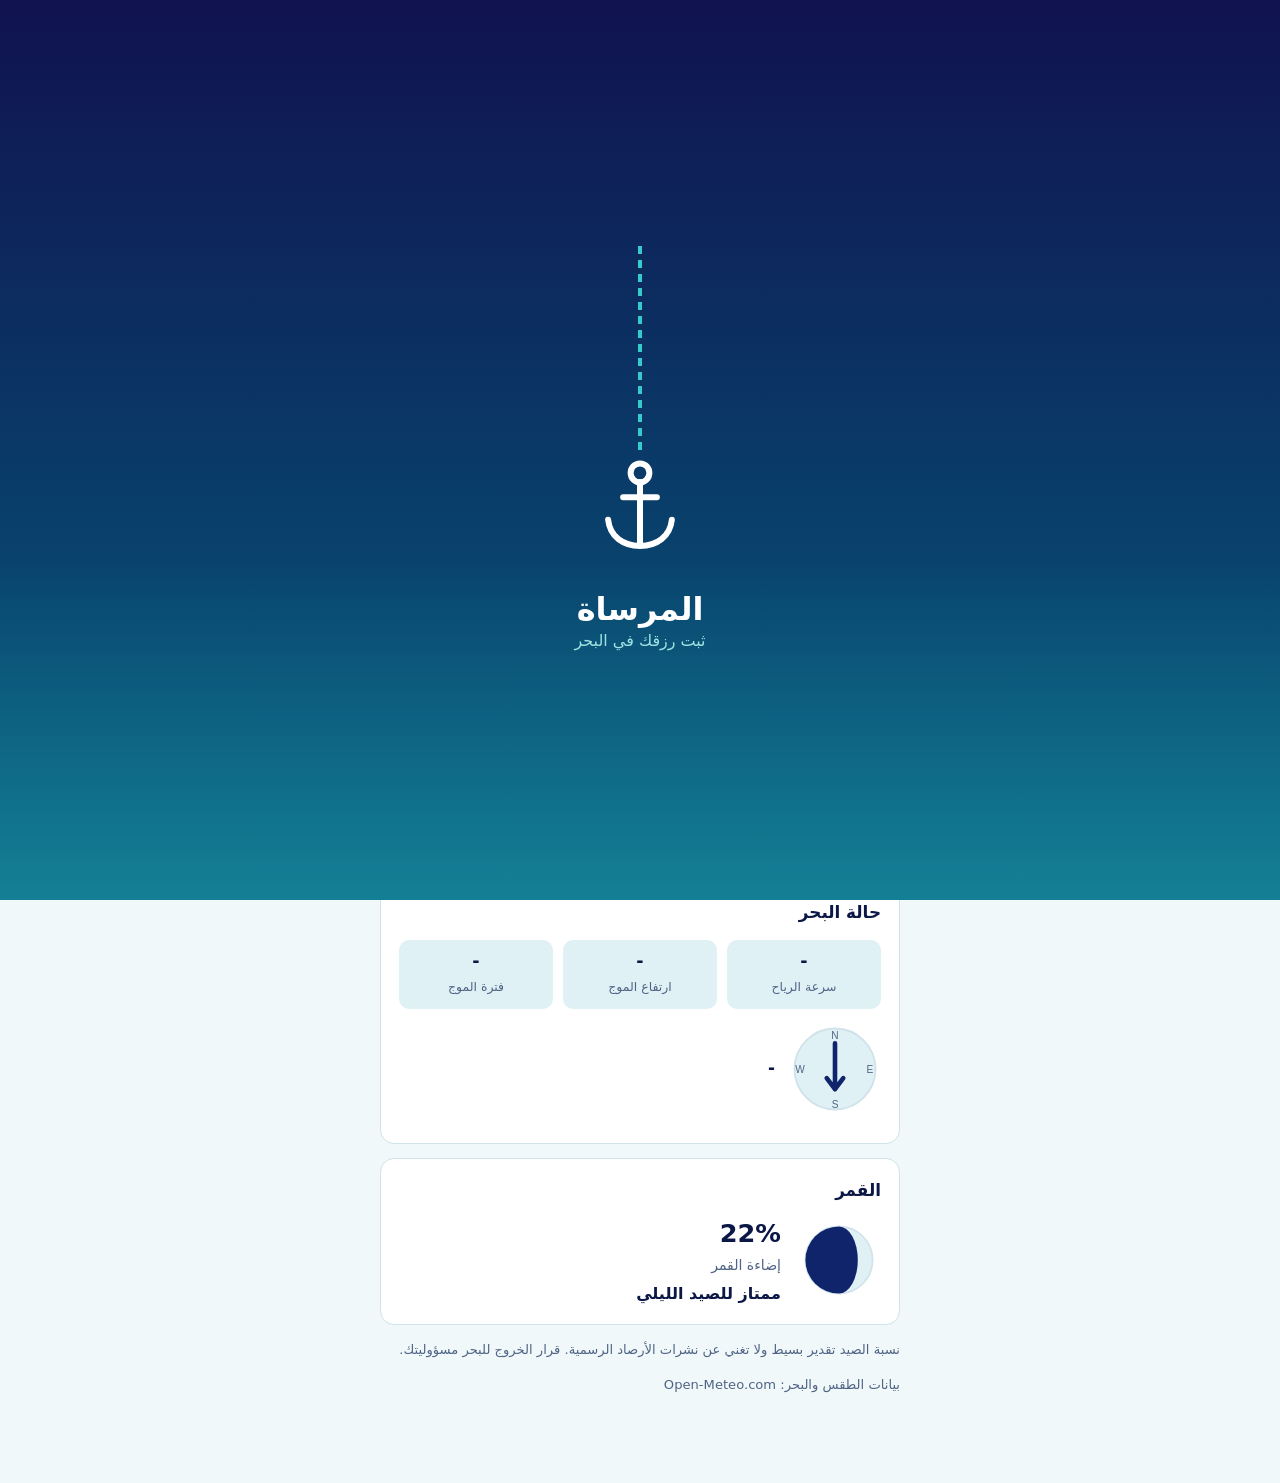
<file: index.html>
<!doctype html>
<html lang="ar" dir="rtl">
<head>
<meta charset="utf-8">
<meta name="viewport" content="width=device-width, initial-scale=1, viewport-fit=cover">
<title>المرساة Al Marsat</title>
<meta http-equiv="Content-Security-Policy" content="default-src 'self'; script-src 'self'; style-src 'self' 'unsafe-inline' https://fonts.googleapis.com; font-src https://fonts.gstatic.com; img-src 'self' data:; connect-src 'self' https://api.open-meteo.com https://marine-api.open-meteo.com; manifest-src 'self'; worker-src 'self'; base-uri 'none'; form-action 'none'; object-src 'none'">
<meta name="mobile-web-app-capable" content="yes">
<meta name="apple-mobile-web-app-capable" content="yes">
<meta name="apple-mobile-web-app-title" content="Al Marsat">
<meta name="theme-color" content="#10124f">
<meta name="description" content="المرساة: رفيق الصياد الموريتاني. حالة البحر، الراحة البيولوجية، القبلة والصلاة، القمر وسجل الصيد.">
<link rel="manifest" href="manifest.webmanifest">
<link rel="icon" type="image/png" href="icon-192.png">
<link rel="apple-touch-icon" href="icon-192.png">
<link rel="stylesheet" href="style.css">
</head>
<body>
<div class="wrap" id="app"></div>
<noscript>يحتاج التطبيق إلى تفعيل جافاسكربت. / Cette application nécessite JavaScript.</noscript>
<script src="lang-extra.js"></script>
<script src="app.js"></script>
</body>
</html>
</file>
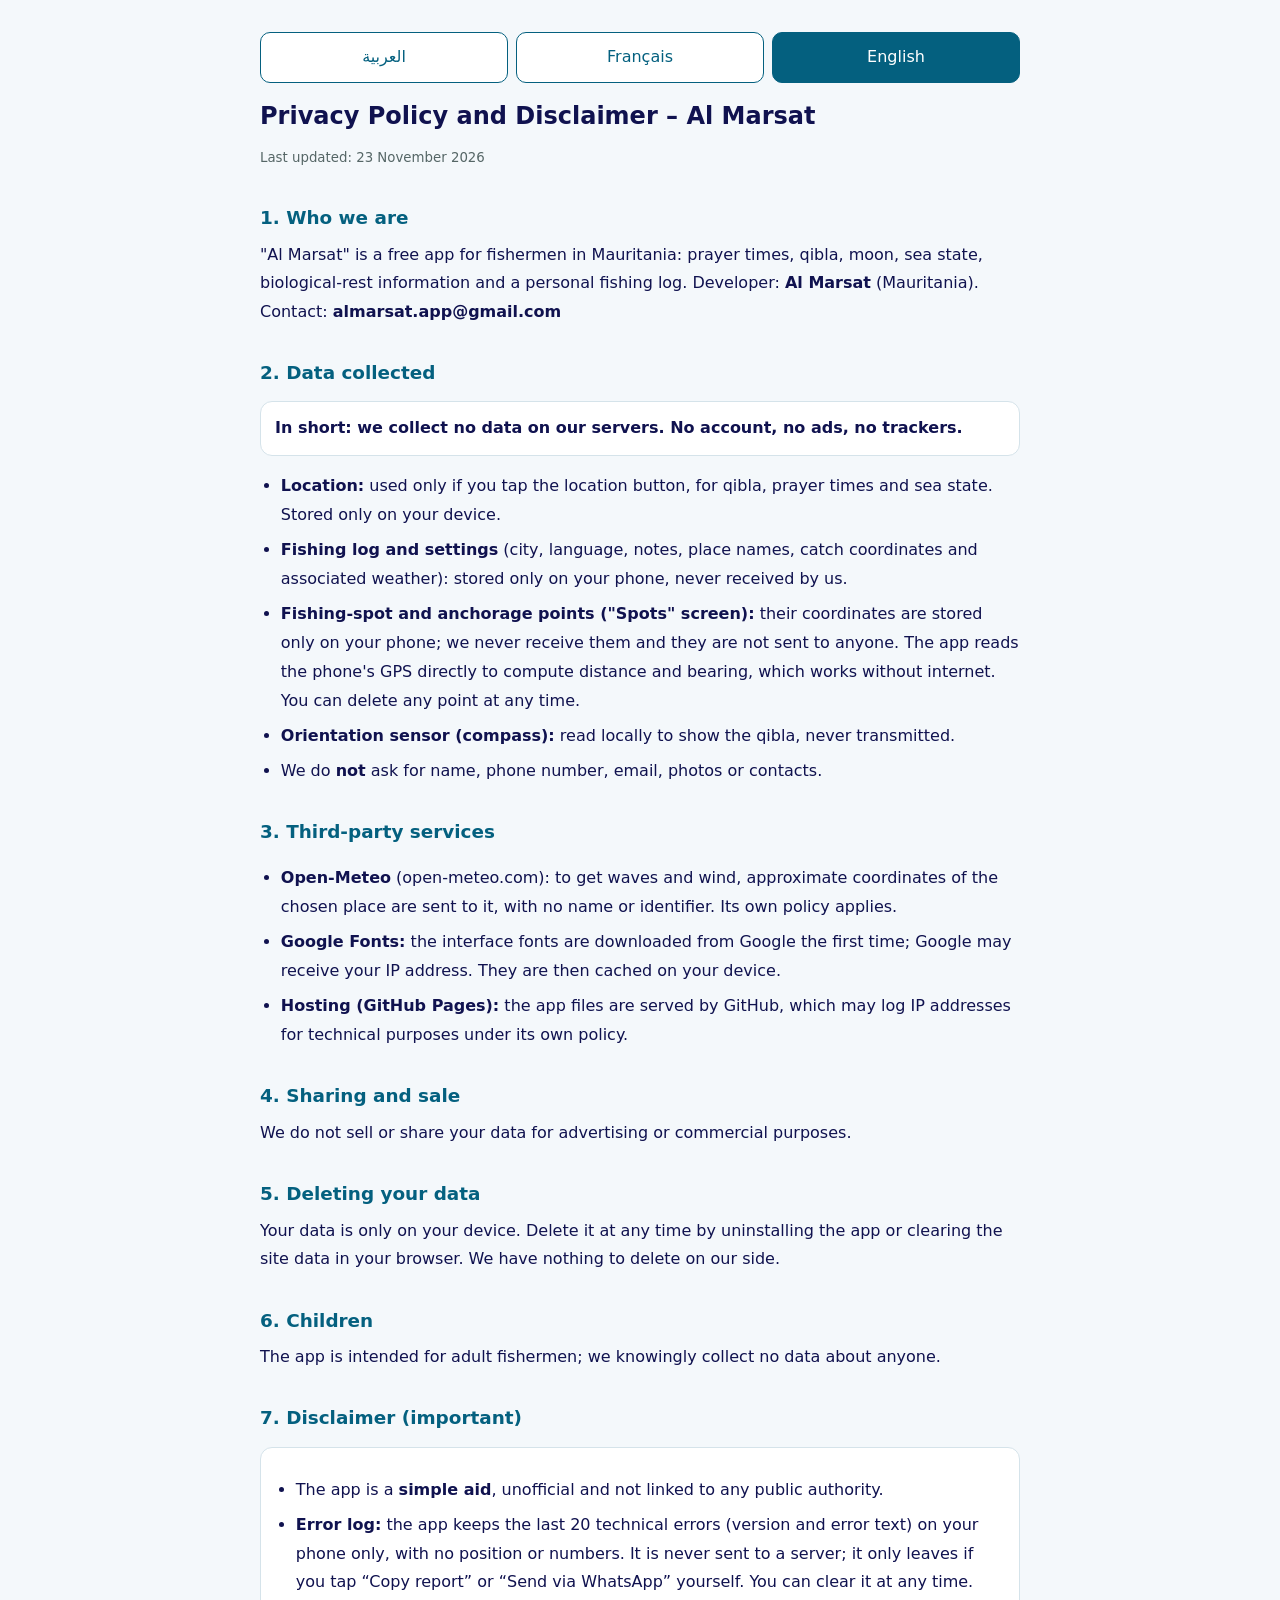
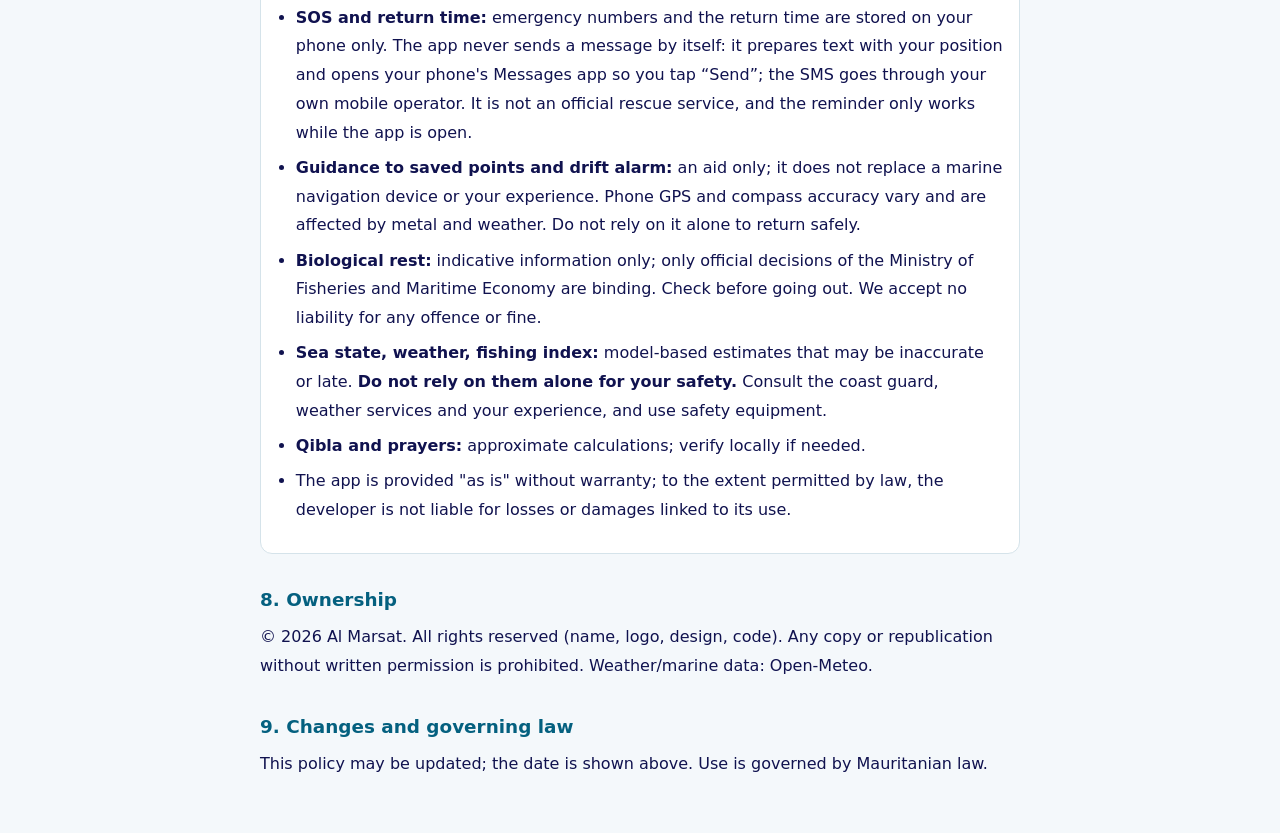
<file: privacy.html>
<!doctype html>
<html lang="ar" dir="rtl">
<head>
<meta charset="utf-8">
<meta name="viewport" content="width=device-width,initial-scale=1">
<title>سياسة الخصوصية | Politique de confidentialité – Al Marsat</title>
<style>
body{margin:0;background:#f4f8fb;color:#10124f;font:16px/1.8 system-ui,Segoe UI,Tahoma,sans-serif}
main{max-width:760px;margin:0 auto;padding:20px 16px 48px}
h1{font-size:1.5rem;margin:.2em 0}h2{font-size:1.15rem;margin:1.6em 0 .3em;color:#04607f}
p,li{margin:.4em 0}ul{padding-inline-start:1.3em}
.tabs{display:flex;gap:8px;margin:12px 0}
.tabs button{flex:1;padding:10px;border:1px solid #04607f;background:#fff;color:#04607f;border-radius:10px;font:inherit;cursor:pointer}
.tabs button.on{background:#04607f;color:#fff}
.box{background:#fff;border:1px solid #d5e3ea;border-radius:12px;padding:12px 14px;margin:12px 0}
small{color:#566}
[data-l]{display:none}
html[lang=ar] [data-l=ar],html[lang=fr] [data-l=fr],html[lang=en] [data-l=en]{display:block}
</style>
</head>
<body>
<main>
<div class="tabs">
<button id="bar" class="on" onclick="L('ar')">العربية</button>
<button id="bfr" onclick="L('fr')">Français</button>
<button id="ben" onclick="L('en')">English</button>
</div>

<div data-l="ar">
<h1>سياسة الخصوصية وإخلاء المسؤولية – المرساة (Al Marsat)</h1>
<small>آخر تحديث: 23 نوفمبر 2026</small>

<h2>1. من نحن</h2>
<p>«المرساة» تطبيق مجاني للصيادين في موريتانيا يعرض مواقيت الصلاة والقبلة والقمر وحالة البحر ومعلومات التوقيف البيولوجي وسجل صيد شخصي. المطوّر: <b>Al Marsat</b> (موريتانيا). للتواصل: <b>almarsat.app@gmail.com</b></p>

<h2>2. ما البيانات التي نجمعها؟</h2>
<div class="box"><b>باختصار: لا نجمع بياناتك على خوادمنا. لا توجد حسابات ولا إعلانات ولا أدوات تتبّع.</b></div>
<ul>
<li><b>الموقع:</b> يُستخدم فقط إذا ضغطت زر تحديد الموقع، لحساب القبلة ومواقيت الصلاة وحالة البحر. يُحفظ على جهازك فقط.</li>
<li><b>سجل الصيد والإعدادات</b> (المدينة، اللغة، ملاحظاتك، أسماء الأماكن، وإحداثيات صيداتك وحالة الطقس المسجّلة معها): تُحفظ على هاتفك فقط ولا نستلمها.</li>
<li><b>نقاط المصائد والمرسى (شاشة «المصائد»):</b> تُحفظ إحداثياتها على هاتفك فقط ولا نستلمها ولا تُرسل إلى أي جهة. يقرأ التطبيق GPS الهاتف مباشرة لحساب المسافة والاتجاه، ويعمل ذلك بدون إنترنت. يمكنك حذف أي نقطة في أي وقت.</li>
<li><b>مستشعر الاتجاه (البوصلة):</b> يُقرأ داخل الجهاز لعرض القبلة ولا يُرسل لأي جهة.</li>
<li><b>لا نطلب</b> اسمك ولا رقم هاتفك ولا بريدك ولا صورك ولا جهات اتصالك.</li>
</ul>

<h2>3. الخدمات الخارجية</h2>
<ul>
<li><b>Open-Meteo</b> (open-meteo.com): لجلب الأمواج والرياح تُرسَل إليها إحداثيات تقريبية للموقع المختار، دون اسمك أو أي معرّف. تخضع لسياسة الخصوصية الخاصة بها.</li>
<li><b>Google Fonts:</b> يُحمَّل خطا الواجهة من Google أول مرة، وقد تستلم Google عنوان IP الخاص بك. يُخزَّنان بعدها على جهازك.</li>
<li><b>الاستضافة (GitHub Pages):</b> تُحمَّل ملفات التطبيق من GitHub، وقد تسجّل عنوان IP لأغراض تشغيلية وفق سياستها.</li>
</ul>

<h2>4. المشاركة والبيع</h2>
<p>لا نبيع بياناتك ولا نشاركها مع أي طرف للإعلانات أو التسويق.</p>

<h2>5. حذف البيانات</h2>
<p>بياناتك على جهازك فقط. يمكنك حذفها في أي وقت بإزالة التطبيق أو مسح بيانات الموقع من إعدادات المتصفح. لا توجد بيانات لدينا لنحذفها.</p>

<h2>6. الأطفال</h2>
<p>التطبيق موجّه للصيادين البالغين ولا نجمع بيانات عن أحد عمداً.</p>

<h2>7. إخلاء المسؤولية (مهم)</h2>
<div class="box">
<ul>
<li>التطبيق <b>أداة مساعدة فقط</b>، وليس مصدراً رسمياً ولا يتبع أي جهة حكومية.</li>
<li><b>سجل الأخطاء:</b> يحتفظ التطبيق في هاتفك فقط بآخر 20 خطأ تقني (رقم النسخة ونص الخطأ) دون موقعك أو أرقامك. لا يُرسل إلى أي خادم؛ ولا يخرج إلا إذا ضغطتَ «نسخ التقرير» أو «إرسال بالواتساب» بنفسك. يمكنك مسحه في أي وقت.</li>
<li><b>الاستغاثة وموعد العودة:</b> أرقام الطوارئ وموعد العودة تُحفظ في هاتفك فقط. لا يرسل التطبيق أي رسالة بنفسه: يجهّز نصًا فيه موقعك ويفتح تطبيق الرسائل في هاتفك لتضغط أنت «إرسال»، وتُحتسب الرسالة عند مشغّل شبكتك. ليست خدمة إنقاذ رسمية، والتذكير يعمل والتطبيق مفتوح فقط.</li>
<li><b>التوجيه نحو النقاط والانجراف:</b> مساعد فقط ولا يغني عن جهاز ملاحة بحرية ولا عن خبرتك. دقة GPS الهاتف وبوصلته تتفاوت وتتأثر بالمعادن والطقس، ولا تعتمد عليه وحده في العودة الآمنة.</li>
<li><b>التوقيف البيولوجي:</b> المعلومات إرشادية، والمرجع الوحيد هو القرارات الرسمية لوزارة الصيد والاقتصاد البحري. تحقّق منها قبل الإبحار. لا نتحمل مسؤولية أي مخالفة أو غرامة.</li>
<li><b>حالة البحر والطقس ونسبة الصيد:</b> تقديرات من نماذج حاسوبية وقد تخطئ أو تتأخر. <b>لا تعتمد عليها وحدها لقرار السلامة.</b> استشر خفر السواحل والأرصاد وخبرتك، والتزم بمعدات السلامة.</li>
<li><b>القبلة والصلاة:</b> حسابات تقريبية، تأكد محلياً عند الحاجة.</li>
<li>التطبيق يُقدَّم «كما هو» دون ضمانات، وبالحد الذي يسمح به القانون لا يتحمل المطوّر مسؤولية أي خسارة أو ضرر ناتج عن استخدامه.</li>
</ul></div>

<h2>8. الملكية</h2>
<p>© 2026 المرساة. جميع الحقوق محفوظة (الاسم والشعار والتصميم والشيفرة). لا يجوز نسخها أو إعادة نشرها دون إذن كتابي. بيانات الطقس والبحر من Open-Meteo.</p>

<h2>9. التغييرات والقانون</h2>
<p>قد نحدّث هذه السياسة وسيظهر تاريخ التحديث أعلاه. يخضع الاستخدام للقانون الموريتاني.</p>
</div>

<div data-l="en">
<h1>Privacy Policy and Disclaimer – Al Marsat</h1>
<small>Last updated: 23 November 2026</small>

<h2>1. Who we are</h2>
<p>"Al Marsat" is a free app for fishermen in Mauritania: prayer times, qibla, moon, sea state, biological-rest information and a personal fishing log. Developer: <b>Al Marsat</b> (Mauritania). Contact: <b>almarsat.app@gmail.com</b></p>

<h2>2. Data collected</h2>
<div class="box"><b>In short: we collect no data on our servers. No account, no ads, no trackers.</b></div>
<ul>
<li><b>Location:</b> used only if you tap the location button, for qibla, prayer times and sea state. Stored only on your device.</li>
<li><b>Fishing log and settings</b> (city, language, notes, place names, catch coordinates and associated weather): stored only on your phone, never received by us.</li>
<li><b>Fishing-spot and anchorage points ("Spots" screen):</b> their coordinates are stored only on your phone; we never receive them and they are not sent to anyone. The app reads the phone's GPS directly to compute distance and bearing, which works without internet. You can delete any point at any time.</li>
<li><b>Orientation sensor (compass):</b> read locally to show the qibla, never transmitted.</li>
<li>We do <b>not</b> ask for name, phone number, email, photos or contacts.</li>
</ul>

<h2>3. Third-party services</h2>
<ul>
<li><b>Open-Meteo</b> (open-meteo.com): to get waves and wind, approximate coordinates of the chosen place are sent to it, with no name or identifier. Its own policy applies.</li>
<li><b>Google Fonts:</b> the interface fonts are downloaded from Google the first time; Google may receive your IP address. They are then cached on your device.</li>
<li><b>Hosting (GitHub Pages):</b> the app files are served by GitHub, which may log IP addresses for technical purposes under its own policy.</li>
</ul>

<h2>4. Sharing and sale</h2>
<p>We do not sell or share your data for advertising or commercial purposes.</p>

<h2>5. Deleting your data</h2>
<p>Your data is only on your device. Delete it at any time by uninstalling the app or clearing the site data in your browser. We have nothing to delete on our side.</p>

<h2>6. Children</h2>
<p>The app is intended for adult fishermen; we knowingly collect no data about anyone.</p>

<h2>7. Disclaimer (important)</h2>
<div class="box">
<ul>
<li>The app is a <b>simple aid</b>, unofficial and not linked to any public authority.</li>
<li><b>Error log:</b> the app keeps the last 20 technical errors (version and error text) on your phone only, with no position or numbers. It is never sent to a server; it only leaves if you tap “Copy report” or “Send via WhatsApp” yourself. You can clear it at any time.</li>
<li><b>SOS and return time:</b> emergency numbers and the return time are stored on your phone only. The app never sends a message by itself: it prepares text with your position and opens your phone's Messages app so you tap “Send”; the SMS goes through your own mobile operator. It is not an official rescue service, and the reminder only works while the app is open.</li>
<li><b>Guidance to saved points and drift alarm:</b> an aid only; it does not replace a marine navigation device or your experience. Phone GPS and compass accuracy vary and are affected by metal and weather. Do not rely on it alone to return safely.</li>
<li><b>Biological rest:</b> indicative information only; only official decisions of the Ministry of Fisheries and Maritime Economy are binding. Check before going out. We accept no liability for any offence or fine.</li>
<li><b>Sea state, weather, fishing index:</b> model-based estimates that may be inaccurate or late. <b>Do not rely on them alone for your safety.</b> Consult the coast guard, weather services and your experience, and use safety equipment.</li>
<li><b>Qibla and prayers:</b> approximate calculations; verify locally if needed.</li>
<li>The app is provided "as is" without warranty; to the extent permitted by law, the developer is not liable for losses or damages linked to its use.</li>
</ul></div>

<h2>8. Ownership</h2>
<p>© 2026 Al Marsat. All rights reserved (name, logo, design, code). Any copy or republication without written permission is prohibited. Weather/marine data: Open-Meteo.</p>

<h2>9. Changes and governing law</h2>
<p>This policy may be updated; the date is shown above. Use is governed by Mauritanian law.</p>
</div>

<div data-l="fr">
<h1>Politique de confidentialité et avertissement – Al Marsat</h1>
<small>Dernière mise à jour : 23 novembre 2026</small>

<h2>1. Qui sommes-nous</h2>
<p>« Al Marsat » est une application gratuite pour les pêcheurs de Mauritanie : horaires de prière, qibla, lune, état de la mer, informations sur l'arrêt biologique et carnet de pêche personnel. Développeur : <b>Al Marsat</b> (Mauritanie). Contact : <b>almarsat.app@gmail.com</b></p>

<h2>2. Données collectées</h2>
<div class="box"><b>En bref : nous ne collectons aucune donnée sur nos serveurs. Pas de compte, pas de publicité, pas de traceurs.</b></div>
<ul>
<li><b>Position :</b> utilisée uniquement si vous appuyez sur le bouton de localisation, pour la qibla, les prières et l'état de la mer. Stockée uniquement sur votre appareil.</li>
<li><b>Carnet de pêche et réglages</b> (ville, langue, notes, noms de lieux, coordonnées de vos prises et météo associée) : stockés uniquement sur votre téléphone, jamais reçus par nous.</li>
<li><b>Points de pêche et de mouillage (écran « Spots ») :</b> leurs coordonnées restent uniquement sur votre téléphone ; nous ne les recevons jamais et elles ne sont envoyées à personne. L'application lit directement le GPS du téléphone pour calculer distance et cap, sans internet. Vous pouvez supprimer un point à tout moment.</li>
<li><b>Capteur d'orientation (boussole) :</b> lu localement pour afficher la qibla, jamais transmis.</li>
<li>Nous ne demandons <b>ni nom, ni numéro, ni e-mail, ni photos, ni contacts</b>.</li>
</ul>

<h2>3. Services tiers</h2>
<ul>
<li><b>Open-Meteo</b> (open-meteo.com) : pour obtenir vagues et vent, des coordonnées approximatives du lieu choisi lui sont envoyées, sans nom ni identifiant. Sa propre politique s'applique.</li>
<li><b>Google Fonts :</b> les deux polices de l'interface sont téléchargées depuis Google la première fois ; Google peut recevoir votre adresse IP. Elles sont ensuite mises en cache sur votre appareil.</li>
<li><b>Hébergement (GitHub Pages) :</b> les fichiers de l'application sont servis par GitHub, qui peut enregistrer l'adresse IP à des fins techniques selon sa politique.</li>
</ul>

<h2>4. Partage et vente</h2>
<p>Nous ne vendons ni ne partageons vos données à des fins publicitaires ou commerciales.</p>

<h2>5. Suppression des données</h2>
<p>Vos données sont uniquement sur votre appareil. Supprimez-les à tout moment en désinstallant l'application ou en effaçant les données du site dans le navigateur. Nous n'avons rien à supprimer de notre côté.</p>

<h2>6. Enfants</h2>
<p>L'application s'adresse aux pêcheurs adultes ; nous ne collectons sciemment aucune donnée sur quiconque.</p>

<h2>7. Avertissement (important)</h2>
<div class="box">
<ul>
<li>L'application est un <b>simple outil d'aide</b>, non officiel, sans lien avec une autorité publique.</li>
<li><b>Journal d'erreurs :</b> l'appli garde sur votre téléphone seulement les 20 dernières erreurs techniques (version et texte de l'erreur), sans position ni numéros. Rien n'est envoyé à un serveur ; cela ne sort que si vous appuyez vous-même sur « Copier le rapport » ou « Envoyer par WhatsApp ». Vous pouvez l'effacer à tout moment.</li>
<li><b>SOS et heure de retour :</b> les numéros d'urgence et l'heure de retour restent sur votre téléphone. L'appli n'envoie jamais de message seule : elle prépare un texte avec votre position et ouvre l'appli Messages pour que vous appuyiez sur « Envoyer » ; le SMS passe par votre opérateur. Ce n'est pas un service de secours officiel et le rappel ne fonctionne que si l'appli est ouverte.</li>
<li><b>Guidage vers les points et alarme de dérive :</b> aide seulement ; ne remplace ni un appareil de navigation marine ni votre expérience. La précision du GPS et de la boussole varie et dépend des métaux et de la météo. Ne vous y fiez pas seul pour rentrer en sécurité.</li>
<li><b>Arrêt biologique :</b> informations indicatives ; seules font foi les décisions officielles du Ministère des Pêches et de l'Économie maritime. Vérifiez avant de partir. Nous déclinons toute responsabilité en cas d'infraction ou d'amende.</li>
<li><b>État de la mer, météo, indice de pêche :</b> estimations issues de modèles, pouvant être inexactes ou en retard. <b>Ne vous fiez pas uniquement à elles pour votre sécurité.</b> Consultez garde-côtes, météo et votre expérience, et respectez l'équipement de sécurité.</li>
<li><b>Qibla et prières :</b> calculs approximatifs ; vérifiez localement si nécessaire.</li>
<li>Application fournie « en l'état », sans garantie ; dans les limites permises par la loi, le développeur n'est pas responsable des pertes ou dommages liés à son usage.</li>
</ul></div>

<h2>8. Propriété</h2>
<p>© 2026 Al Marsat. Tous droits réservés (nom, logo, design, code). Toute copie ou republication sans autorisation écrite est interdite. Données météo/mer : Open-Meteo.</p>

<h2>9. Modifications et droit applicable</h2>
<p>Cette politique peut être mise à jour ; la date figure ci-dessus. L'usage est soumis au droit mauritanien.</p>
</div>
</main>
<script>
function L(l){var d=document.documentElement;d.lang=l;d.dir=l==='ar'?'rtl':'ltr';
['ar','fr','en'].forEach(function(x){document.getElementById('b'+x).className=l===x?'on':''});}
var hl=(location.hash||'').slice(1),nl=(navigator.language||'').slice(0,2);
if(['ar','fr','en'].indexOf(hl)>-1)L(hl);
else if(['es','pt','zh'].indexOf(hl)>-1)L('en');
else if(nl==='fr')L('fr');else if(nl==='en')L('en');
</script>
</body>
</html>
</file>
<file: style.css>
/* Al Marsat identity: deep navy to teal sea, white anchor. Dark-first with a light variant. */
:root{
  --bg:#070b33; --surface:#0d1654; --ink:#e8f1fb; --muted:#9bb0cf; --line:#1d3070;
  --primary:#38c9c9; --on-primary:#06103a; --tint:#13286a; --sky:#5ccfee;
  --good:#4cc38a; --warn:#f0b24a; --bad:#ef7a66; --on-bad:#1a0904;
  --font-display:'Reem Kufi','Almarai',system-ui,sans-serif;
  --font-body:'Almarai',system-ui,-apple-system,'Segoe UI',Roboto,'Noto Sans Arabic',sans-serif;
  color-scheme:dark;
}
@media (prefers-color-scheme: light){
  :root:not([data-theme="dark"]){
    --bg:#f1f8fa; --surface:#ffffff; --ink:#0b1745; --muted:#4f6485; --line:#d0e2ea;
    --primary:#10246b; --on-primary:#ffffff; --tint:#e0f1f5; --sky:#0a7f9c;
    --good:#2c7a58; --warn:#a96d12; --bad:#b0412f; --on-bad:#ffffff; color-scheme:light;
  }
}
*{box-sizing:border-box}
html,body{margin:0}
body{
  background:var(--bg); color:var(--ink); font-family:var(--font-body); font-size:16px; line-height:1.6;
  padding-top:env(safe-area-inset-top,0px);
  padding-bottom:calc(88px + env(safe-area-inset-bottom,0px));
  padding-left:max(16px, env(safe-area-inset-left,0px));
  padding-right:max(16px, env(safe-area-inset-right,0px));
  -webkit-text-size-adjust:100%;
}
.wrap{max-width:520px; margin:0 auto; display:flex; flex-direction:column; gap:14px}
.tab{display:flex; flex-direction:column; gap:14px}
.tab[hidden]{display:none}
header{display:flex; align-items:center; justify-content:space-between; gap:12px; padding-top:14px}
.brand{display:flex; align-items:center; gap:10px; min-width:0}
.brand svg{flex:none}
.brand h1{margin:0; font-family:var(--font-display); font-size:1.5rem; line-height:1.1; font-weight:700; color:var(--primary)}
.brand small{display:block; font-size:.78rem; color:var(--muted); letter-spacing:.04em}
.lang{display:flex; border:1px solid var(--line); border-radius:999px; overflow:hidden; background:var(--surface)}
.lang button{font:inherit; font-size:.85rem; border:0; background:transparent; color:var(--muted); padding:6px 14px; cursor:pointer; min-height:36px}
.lang button[aria-pressed="true"]{background:var(--primary); color:var(--on-primary); font-weight:700}
button:focus-visible,input:focus-visible,select:focus-visible,a:focus-visible,textarea:focus-visible{outline:3px solid var(--primary); outline-offset:2px}

nav.tabs{position:fixed; left:0; right:0; bottom:0; z-index:20; background:var(--surface); border-top:1px solid var(--line);
  display:flex; justify-content:center;
  padding:8px max(16px, env(safe-area-inset-left,0px)) calc(8px + env(safe-area-inset-bottom,0px)) max(16px, env(safe-area-inset-right,0px))}
nav.tabs .in{display:flex; gap:6px; width:100%; max-width:520px}
nav.tabs button{flex:1; min-width:0; font:inherit; font-family:var(--font-display); font-size:.88rem; border:0; border-radius:10px; background:transparent; color:var(--muted); min-height:44px; cursor:pointer; padding:0 4px}
nav.tabs button[aria-current="page"]{background:var(--tint); color:var(--primary); font-weight:700}

.card{background:var(--surface); border:1px solid var(--line); border-radius:14px; padding:18px}
.card h2{font-family:var(--font-display); margin:0 0 4px; font-size:1.05rem; font-weight:700}
.sub{margin:0; color:var(--muted); font-size:.88rem}
.tag{display:inline-block; font-size:.72rem; letter-spacing:.04em; padding:2px 10px; border-radius:999px; background:var(--tint); color:var(--primary); font-weight:500}
.tag.warn{background:transparent; border:1px solid var(--warn); color:var(--warn)}
.row{display:flex; align-items:center; justify-content:space-between; gap:10px; flex-wrap:wrap}
.btn{font:inherit; font-weight:700; border:0; border-radius:10px; padding:10px 16px; min-height:44px; cursor:pointer; background:var(--primary); color:var(--on-primary)}
.btn.ghost{background:var(--tint); color:var(--primary)}
.btn.bad{background:var(--bad); color:var(--on-bad)}
.btn[disabled]{opacity:.6; cursor:default}
.btns{display:flex; flex-wrap:wrap; gap:8px; margin-top:12px}
.field{display:grid; gap:4px; font-size:.88rem; color:var(--muted); margin-top:10px}
.field input,.field select,.field textarea{font:inherit; padding:10px; border:1px solid var(--line); border-radius:8px; background:var(--bg); color:var(--ink); min-width:0; width:100%; min-height:44px}
.msg{margin:12px 0 0; padding:10px 12px; border-radius:10px; background:var(--tint); font-size:.9rem}
.note{font-size:.82rem; color:var(--muted); margin:0}
.bar{display:flex; align-items:center; justify-content:space-between; gap:10px; font-size:.85rem; color:var(--muted)}
.bar .btn{min-height:36px; padding:6px 14px; font-size:.85rem}

.rest{background:var(--tint); color:var(--ink); border:1px solid var(--primary); border-radius:14px; padding:22px 18px; display:flex; flex-direction:column; gap:12px}
.rest h2{margin:0; word-spacing:.12em; font-family:var(--font-display); font-size:1.5rem; line-height:1.35; text-wrap:balance}
.rest .count{display:flex; align-items:baseline; gap:10px}
.rest .count b{color:var(--primary); font-family:var(--font-display); font-size:3.6rem; line-height:1; font-variant-numeric:tabular-nums}
.rest p{margin:0}

.gauge{display:flex; align-items:center; gap:18px}
.gauge svg{flex:none; width:136px; height:136px}
.gauge .txt{min-width:0}
.verdict{word-spacing:.12em; font-family:var(--font-display); font-size:1.7rem; line-height:1.2; margin:0 0 4px; font-weight:700}
.verdict.good{color:var(--good)} .verdict.mid{color:var(--warn)} .verdict.bad{color:var(--bad)} .verdict.none{color:var(--muted)}
.factors{list-style:none; margin:14px 0 0; padding:0; display:grid; gap:6px; border-top:1px solid var(--line); padding-top:12px}
.factors li{display:flex; justify-content:space-between; gap:10px; font-size:.92rem}
.factors span:last-child{font-variant-numeric:tabular-nums; direction:ltr; font-weight:500}

.danger{background:var(--bad); color:var(--on-bad); border-radius:14px; padding:14px 16px; font-weight:700}

.grid3{display:grid; grid-template-columns:repeat(3,minmax(0,1fr)); gap:10px; margin-top:14px}
.stat{background:var(--tint); border-radius:10px; padding:10px; text-align:center; min-width:0}
.stat b{display:block; font-size:1.1rem; line-height:1.3; font-variant-numeric:tabular-nums; direction:ltr; white-space:nowrap}
.stat small{color:var(--muted); font-size:.78rem}
.compass{display:flex; align-items:center; gap:14px; margin-top:14px}
.compass svg{flex:none; width:92px; height:92px}

.moon{display:flex; align-items:center; gap:16px}
.moon svg{flex:none; width:84px; height:84px}
.moon b{font-size:1.6rem; font-variant-numeric:tabular-nums; direction:ltr; display:inline-block}

.times{list-style:none; margin:12px 0 0; padding:0; display:grid; gap:4px}
.times li{display:flex; justify-content:space-between; padding:8px 10px; border-radius:8px; font-variant-numeric:tabular-nums}
.times li span:last-child{direction:ltr; font-weight:700}
.times li.next{background:var(--tint); color:var(--primary)}
.qibla{display:flex; align-items:center; gap:14px; margin-top:12px}
.qibla svg{flex:none; width:132px; height:132px}
.qibla b{font-size:1.5rem; direction:ltr; display:inline-block}

.entries{list-style:none; margin:12px 0 0; padding:0; display:grid; gap:8px}
.entries li{border:1px solid var(--line); border-radius:12px; padding:10px 12px; display:flex; justify-content:space-between; gap:10px; align-items:center}
.entries .l{min-width:0}
.entries .l b{display:block}
.entries .l small{color:var(--muted); overflow-wrap:anywhere}
.entries .kg{font-variant-numeric:tabular-nums; direction:ltr; font-weight:700; white-space:nowrap}
.entries .del{font:inherit; font-size:.8rem; border:1px solid var(--line); border-radius:8px; background:transparent; color:var(--muted); padding:6px 10px; min-height:36px; cursor:pointer}
.entries .del.sure{border-color:var(--bad); color:var(--bad)}
.two{display:grid; grid-template-columns:repeat(2,minmax(0,1fr)); gap:10px}
.switch{display:flex; align-items:center; gap:10px; margin-top:10px; font-size:.95rem}
.switch input{width:22px; height:22px; accent-color:var(--primary)}

body.low .deco{display:none}
body.low *{animation:none!important; transition:none!important}

#splash{position:fixed; inset:0; z-index:100; background:linear-gradient(#10124f,#04607f); display:flex; flex-direction:column; align-items:center; justify-content:center; gap:14px; transition:opacity .6s; overflow:hidden}
#splash.out{opacity:0; pointer-events:none}
#splash .sea{position:absolute; left:0; right:0; bottom:0; height:38%; background:linear-gradient(to bottom, transparent, rgba(56,201,201,.3))}
#splash .stage{position:relative; width:120px; height:330px}
#splash .chain{position:absolute; left:50%; top:0; width:4px; margin-left:-2px; height:0; background:repeating-linear-gradient(#38c9c9 0 8px, transparent 8px 14px); animation:spChain 1.4s ease-in forwards}
#splash .anchor{position:absolute; left:50%; top:0; width:90px; margin-left:-45px; transform:translateY(-130px); animation:spDrop 1.4s cubic-bezier(.5,0,.9,.6) forwards}
#splash .word{position:relative; text-align:center; font-family:var(--font-display); color:#ffffff; opacity:0; animation:spFade .7s 1.3s forwards}
#splash .word b{display:block; font-size:2rem; line-height:1.2}
#splash .word span{display:block; font-family:var(--font-body); font-size:1rem; color:#9fe3e3}
@keyframes spChain{to{height:210px}}
@keyframes spDrop{to{transform:translateY(210px)}}
@keyframes spFade{to{opacity:1}}
@media (prefers-reduced-motion: reduce){#splash .chain,#splash .anchor,#splash .word{animation-duration:.01s; animation-delay:0s}}

.viz{margin-top:12px;border-radius:12px;overflow:hidden;border:1px solid var(--line);height:130px}
.viz svg{display:block;width:100%;height:100%}
.wv{animation:wvm linear infinite}
@keyframes wvm{from{transform:translateX(0)}to{transform:translateX(-400px)}}
.wk{animation:wkm linear infinite}
.wg.rev{transform:scale(-1,1);transform-origin:200px 0}
@keyframes wkm{from{transform:translateX(-90px)}to{transform:translateX(440px)}}
body.low .viz{display:none}
@media (prefers-reduced-motion:reduce){.wv,.wk{animation:none}}

.entries .l small.sn{display:block}

/* settings: grouped cards (Material You style) */
.spill{width:100%; font:inherit; padding:13px 20px; border-radius:999px; border:1px solid var(--line); background:var(--surface); color:var(--ink); min-height:48px}
.spill:focus-visible{outline:2px solid var(--primary)}
.sgroup{margin-top:22px}
.sh{font-size:.82rem; font-weight:700; color:var(--primary); margin:0 8px 8px; letter-spacing:.02em}
.slist{display:grid; gap:3px}
.srow{background:var(--surface); border-radius:6px; overflow:hidden}
.srow:first-child{border-top-left-radius:20px; border-top-right-radius:20px}
.srow:last-child{border-bottom-left-radius:20px; border-bottom-right-radius:20px}
.srow[hidden],.sgroup[hidden]{display:none}
.shead{display:flex; align-items:center; gap:14px; padding:14px 18px; min-height:64px; cursor:pointer; color:inherit; text-decoration:none; width:100%; box-sizing:border-box; -webkit-tap-highlight-color:transparent; transition:background .15s}
.shead.nohit{cursor:default}
.shead:not(.nohit):active{background:rgba(127,150,200,.22)}
.shead:focus-visible{outline:2px solid var(--primary); outline-offset:-2px}
.stx{flex:1; min-width:0}
.stx b{display:block; font-weight:700; font-size:1rem}
.stx small{display:block; color:var(--muted); font-size:.86rem; margin-top:2px; line-height:1.5; overflow-wrap:anywhere}
.chev{width:9px; height:9px; border-inline-end:2px solid var(--muted); border-bottom:2px solid var(--muted); transition:transform .2s; flex:none; margin:0 6px; transform:rotate(-45deg)}
[dir=rtl] .chev{transform:rotate(45deg)}
.srow.open .chev{transform:rotate(45deg)}
[dir=rtl] .srow.open .chev{transform:rotate(-45deg)}
.sbody{padding:0 18px 16px}
.shead input[type=checkbox]{position:absolute; opacity:0; width:1px; height:1px}
.tgl{position:relative; width:50px; height:30px; border-radius:999px; background:var(--tint); border:2px solid var(--muted); flex:none; transition:background .2s,border-color .2s}
.tgl::after{content:''; position:absolute; top:4px; inset-inline-start:4px; width:18px; height:18px; border-radius:50%; background:var(--muted); transition:inset-inline-start .2s,background .2s,width .2s,height .2s,top .2s}
input:checked + .tgl{background:var(--primary); border-color:var(--primary)}
input:checked + .tgl::after{inset-inline-start:24px; top:2px; width:22px; height:22px; background:var(--on-primary)}
input:focus-visible + .tgl{outline:2px solid var(--primary); outline-offset:2px}
body.low .shead,body.low .tgl,body.low .tgl::after,body.low .chev{transition:none}

nav.tabs button{display:flex; flex-direction:column; align-items:center; justify-content:center; gap:2px; font-size:.78rem; padding:4px 2px}
nav.tabs .ni{width:24px; height:24px; fill:none; stroke:currentColor; stroke-width:1.7; stroke-linecap:round; stroke-linejoin:round}
.rest details.more{border-top:1px solid var(--line); padding-top:8px}
.rest details.more summary{cursor:pointer; font-weight:700; color:var(--primary); min-height:44px; display:flex; align-items:center; list-style:none}
.rest details.more summary::-webkit-details-marker{display:none}
.rest details.more summary::after{content:"+"; margin-inline-start:auto; font-size:1.4rem; line-height:1}
.rest details.more[open] summary::after{content:"\2212"}
.rest details.more p{margin-top:8px}
.chips{display:flex; flex-wrap:wrap; gap:8px; margin:8px 0 12px}
.chip{font:inherit; font-size:.9rem; border:1px solid var(--line); background:var(--surface); color:var(--ink); border-radius:999px; padding:8px 14px; min-height:40px; cursor:pointer}
.chip:active{background:var(--tint); border-color:var(--primary)}
.rest .exl{margin:4px 0 0; padding-inline-start:20px; font-size:.92rem}
.rest .mlinks a{color:var(--primary); font-weight:700}
.rest .mlinks a{direction:ltr; unicode-bidi:isolate; display:inline-block}

.rest.soon{border-color:#f59e0b; background:color-mix(in srgb,#f59e0b 14%,var(--surface))}
.rest.soon .count b{color:#b45309}
.rest.opened{border-color:#10b981; background:color-mix(in srgb,#10b981 14%,var(--surface))}
.rest.opened h2{color:#047857}

.factors li>span:last-child{display:flex; gap:10px; align-items:baseline; direction:inherit}
.factors .fv{unicode-bidi:plaintext}
.factors .fp{direction:ltr; unicode-bidi:isolate; color:var(--muted); min-width:2.4em; text-align:end}

.upd{position:fixed; inset-inline:12px; bottom:calc(84px + env(safe-area-inset-bottom)); z-index:60; display:flex; align-items:center; gap:10px; padding:10px 12px; background:var(--surface); color:var(--ink); border:1px solid var(--primary); border-radius:14px; box-shadow:0 8px 24px rgba(0,0,0,.28); font-size:.95rem; animation:updIn .35s ease-out}
.upd span{flex:1; font-weight:700}
.upd .btn{min-height:40px; padding:6px 14px}
.upd .updx{border:0; background:transparent; color:var(--muted); font-size:1.5rem; line-height:1; min-width:36px; min-height:40px; cursor:pointer}
@keyframes updIn{from{transform:translateY(16px); opacity:0} to{transform:none; opacity:1}}
body.low .upd{animation:none}
@media (prefers-reduced-motion:reduce){.upd{animation:none}}

.snd{flex:none; width:42px; height:42px; border-radius:50%; border:1px solid var(--line); background:var(--surface); color:var(--primary); cursor:pointer; display:flex; align-items:center; justify-content:center; padding:0}
.snd svg{width:22px; height:22px; fill:none; stroke:currentColor; stroke-width:1.8; stroke-linecap:round; stroke-linejoin:round}
.snd[aria-pressed=false]{color:var(--muted)}
.snd:active{background:var(--tint)}

/* ---- Fishing spots / guidance: big, high-contrast, readable in sunlight ---- */
nav.tabs button[data-go="3"]{order:9}
nav.tabs button[data-go="4"]{order:5}
.nv h2{font-size:1.5rem; margin:0 0 6px}
.nv .nvwarn{font-size:.85rem; margin:0 0 14px; color:var(--muted)}
.nvbtn{display:block; width:100%; min-height:78px; margin:0 0 12px; border:3px solid transparent; border-radius:18px; font:inherit; font-family:var(--font-display); font-size:1.4rem; font-weight:800; line-height:1.2; cursor:pointer; padding:10px 14px}
.nvbtn.catch{background:#ffd23f; color:#101010}
.nvbtn.home{background:#ffffff; color:#06103a; border-color:#38c9c9}
.nvbtn.go{background:#38c9c9; color:#06103a; margin-top:14px}
.nvbtn.go.stop{background:#ff6b57; color:#101010}
.nvbtn:active{transform:scale(.985)}
.nvmsg{min-height:1.4em; font-size:1.05rem; font-weight:700; color:var(--ink); margin:2px 0 8px}
.nvlive{border:2px solid var(--line); border-radius:18px; padding:12px; margin:8px 0 14px; text-align:center}
.nvtgt{font-size:1.1rem; color:var(--muted)} .nvtgt b{color:var(--ink); font-size:1.25rem}
.nvdial{width:min(78vw,300px); height:auto; display:block; margin:8px auto}
.nvdial .rg{fill:none; stroke:var(--muted); stroke-width:5}
.nvdial .lb text{fill:var(--ink); font-size:24px; font-weight:800}
.nvdial .ar path{fill:#ffd23f; stroke:#101010; stroke-width:4; stroke-linejoin:round}
.nvdial .ar.off path{fill:var(--line)}
.nvdist{display:flex; align-items:baseline; justify-content:center; gap:10px; direction:ltr}
.nvdist .n{font-size:4rem; font-weight:800; line-height:1; color:var(--ink); font-variant-numeric:tabular-nums}
.nvdist .u{font-size:1.8rem; font-weight:800; color:var(--primary)}
.nvkm{font-size:1.2rem; color:var(--muted)}
.nvinfo{font-size:1.15rem; margin-top:6px} .nvinfo.sm{font-size:.9rem; color:var(--muted)}
.nvarr{margin-top:10px; padding:12px; border-radius:14px; background:#4cc38a; color:#06210f; font-size:1.4rem; font-weight:800}
.nvdrift{margin:6px 0 14px}
.nvchk{display:flex; align-items:center; gap:12px; font-size:1.2rem; font-weight:800; min-height:52px}
.nvchk input{width:28px; height:28px}
.nvdrift .chip.on{background:var(--primary); color:var(--on-primary); border-color:var(--primary); font-weight:800}
.nvlist{list-style:none; margin:0 0 12px; padding:0; display:flex; flex-direction:column; gap:10px}
.nvrow{display:flex; gap:8px; align-items:stretch}
.nvpick{flex:1; min-width:0; text-align:start; font:inherit; background:var(--surface); color:var(--ink); border:2px solid var(--line); border-radius:14px; padding:10px 14px; min-height:64px; cursor:pointer; display:flex; flex-direction:column; justify-content:center; gap:2px}
.nvpick b{font-size:1.2rem} .nvpick small{color:var(--muted); font-size:.85rem}
.nvrow.sel .nvpick{border-color:#ffd23f; border-width:3px}
.nvmini{flex:none; width:54px; font-size:1.3rem; background:var(--surface); color:var(--ink); border:2px solid var(--line); border-radius:14px; cursor:pointer}
.nvempty{color:var(--muted); font-size:1.05rem; padding:8px; text-align:center}
.nvsunbtn{width:100%; min-height:52px; font-size:1.05rem}
/* sun mode: black on white, thick borders */
.nv.sun{background:#ffffff; color:#000000; border:3px solid #000}
.nv.sun h2,.nv.sun .nvmsg,.nv.sun .nvtgt b,.nv.sun .nvdist .n,.nv.sun .nvchk,.nv.sun .nvpick b,.nv.sun .nvinfo{color:#000}
.nv.sun .nvwarn,.nv.sun .nvtgt,.nv.sun .nvkm,.nv.sun .nvinfo.sm,.nv.sun .nvpick small,.nv.sun .note,.nv.sun .nvempty{color:#222}
.nv.sun .nvdist .u{color:#000}
.nv.sun .nvlive,.nv.sun .nvpick,.nv.sun .nvmini{border-color:#000; background:#fff; color:#000}
.nv.sun .nvbtn{border-color:#000}
.nv.sun .nvbtn.catch{background:#ffd23f}.nv.sun .nvbtn.home{background:#fff}
.nv.sun .nvbtn.go{background:#0b6e6e; color:#fff}
.nv.sun .nvbtn.go.stop{background:#c1121f; color:#fff}
.nv.sun .nvdial .rg{stroke:#000}.nv.sun .nvdial .lb text{fill:#000}
.nv.sun .nvdial .ar path{fill:#c1121f; stroke:#000}
.nv.sun .chip{background:#fff; color:#000; border-color:#000}
.nv.sun .nvdrift .chip.on{background:#000; color:#fff}
.nv.sun .nvrow.sel .nvpick{border-color:#c1121f}

/* ---- Safety: SOS + return time ---- */
.hbtns{display:flex; align-items:center; gap:8px}
.hsos{flex:none; height:42px; min-width:56px; padding:0 12px; border-radius:21px; border:2px solid #fff; background:#c1121f; color:#fff; font:inherit; font-weight:800; letter-spacing:.04em; cursor:pointer}
.hsos:active{filter:brightness(.85)}
.sf h3{margin:16px 0 6px; font-size:1rem}
.sfsos{display:block; width:100%; min-height:64px; font:inherit; font-size:1.5rem; font-weight:800; border:3px solid #fff; border-radius:16px; background:#c1121f; color:#fff; cursor:pointer; margin:6px 0 10px}
.sfsos:active{filter:brightness(.85)}
.sfnums{list-style:none; margin:0 0 8px; padding:0}
.sfnums li{display:flex; align-items:center; justify-content:space-between; gap:10px; padding:8px 0; border-bottom:1px solid var(--line)}
.sfadd{display:flex; gap:8px}
.sfadd input{flex:1; min-width:0; font:inherit; font-size:1rem; padding:10px 12px; min-height:44px; border:1px solid var(--line); border-radius:10px; background:var(--surface); color:var(--ink)}
.sfdue{margin:6px 0 0}
.sfmod{position:fixed; inset:0; z-index:100; background:rgba(0,0,0,.72); display:flex; align-items:center; justify-content:center; padding:16px}
.sfbox{width:100%; max-width:440px; max-height:92vh; overflow:auto; background:var(--surface); color:var(--ink); border:2px solid #c1121f; border-radius:16px; padding:16px}
.sfbox h2{margin-top:0}
.sftxt{width:100%; min-height:110px; font:inherit; padding:10px; border:1px solid var(--line); border-radius:10px; background:var(--bg); color:var(--ink); resize:vertical; box-sizing:border-box}
.sfbtns{display:flex; flex-wrap:wrap; gap:8px; margin-top:12px}
.sfbtns .btn{text-decoration:none; display:inline-flex; align-items:center; justify-content:center; flex:1 1 140px}
.sfover{position:fixed; inset-inline:10px; bottom:calc(84px + env(safe-area-inset-bottom)); z-index:90; background:#c1121f; color:#fff; border-radius:14px; padding:14px; display:flex; flex-direction:column; gap:6px; box-shadow:0 8px 28px rgba(0,0,0,.45); text-align:center}
.sfover b{font-size:1.15rem}
.sfover .btn{background:#fff; color:#c1121f}
.sfover .btn.ghost{background:rgba(255,255,255,.2); color:#fff}
.sfover .btn.bad{background:#000; color:#fff}
.sfwarn{color:var(--bad,#c1121f); font-weight:700}

/* ---- radio-call screen, SOS signal ---- */
.rdpos{font-size:1.7rem; font-weight:800; line-height:1.5; text-align:center; padding:14px 8px; margin:10px 0; background:var(--bg); border:2px solid var(--primary); border-radius:12px}
.rdpos bdi{font-variant-numeric:tabular-nums}
.rdfl{position:fixed; inset:0; z-index:200; background:#000; color:#fff; display:flex; flex-direction:column; align-items:center; justify-content:center; text-align:center; padding:24px; gap:10px; cursor:pointer}
.rdfl.lit{background:#fff; color:#000}
.rdflt{font-size:5rem; font-weight:900; letter-spacing:.1em}
.rdfl p{max-width:30ch; font-size:1rem; margin:0}
.bannote{margin:10px 0 0; padding:8px 10px; border-radius:10px; background:rgba(245,166,35,.15); border:1px solid #f5a623; color:var(--ink); font-weight:700; font-size:.95rem}
.sf .chip.on{background:var(--primary); color:var(--on-primary); border-color:var(--primary); font-weight:800}
</file>
